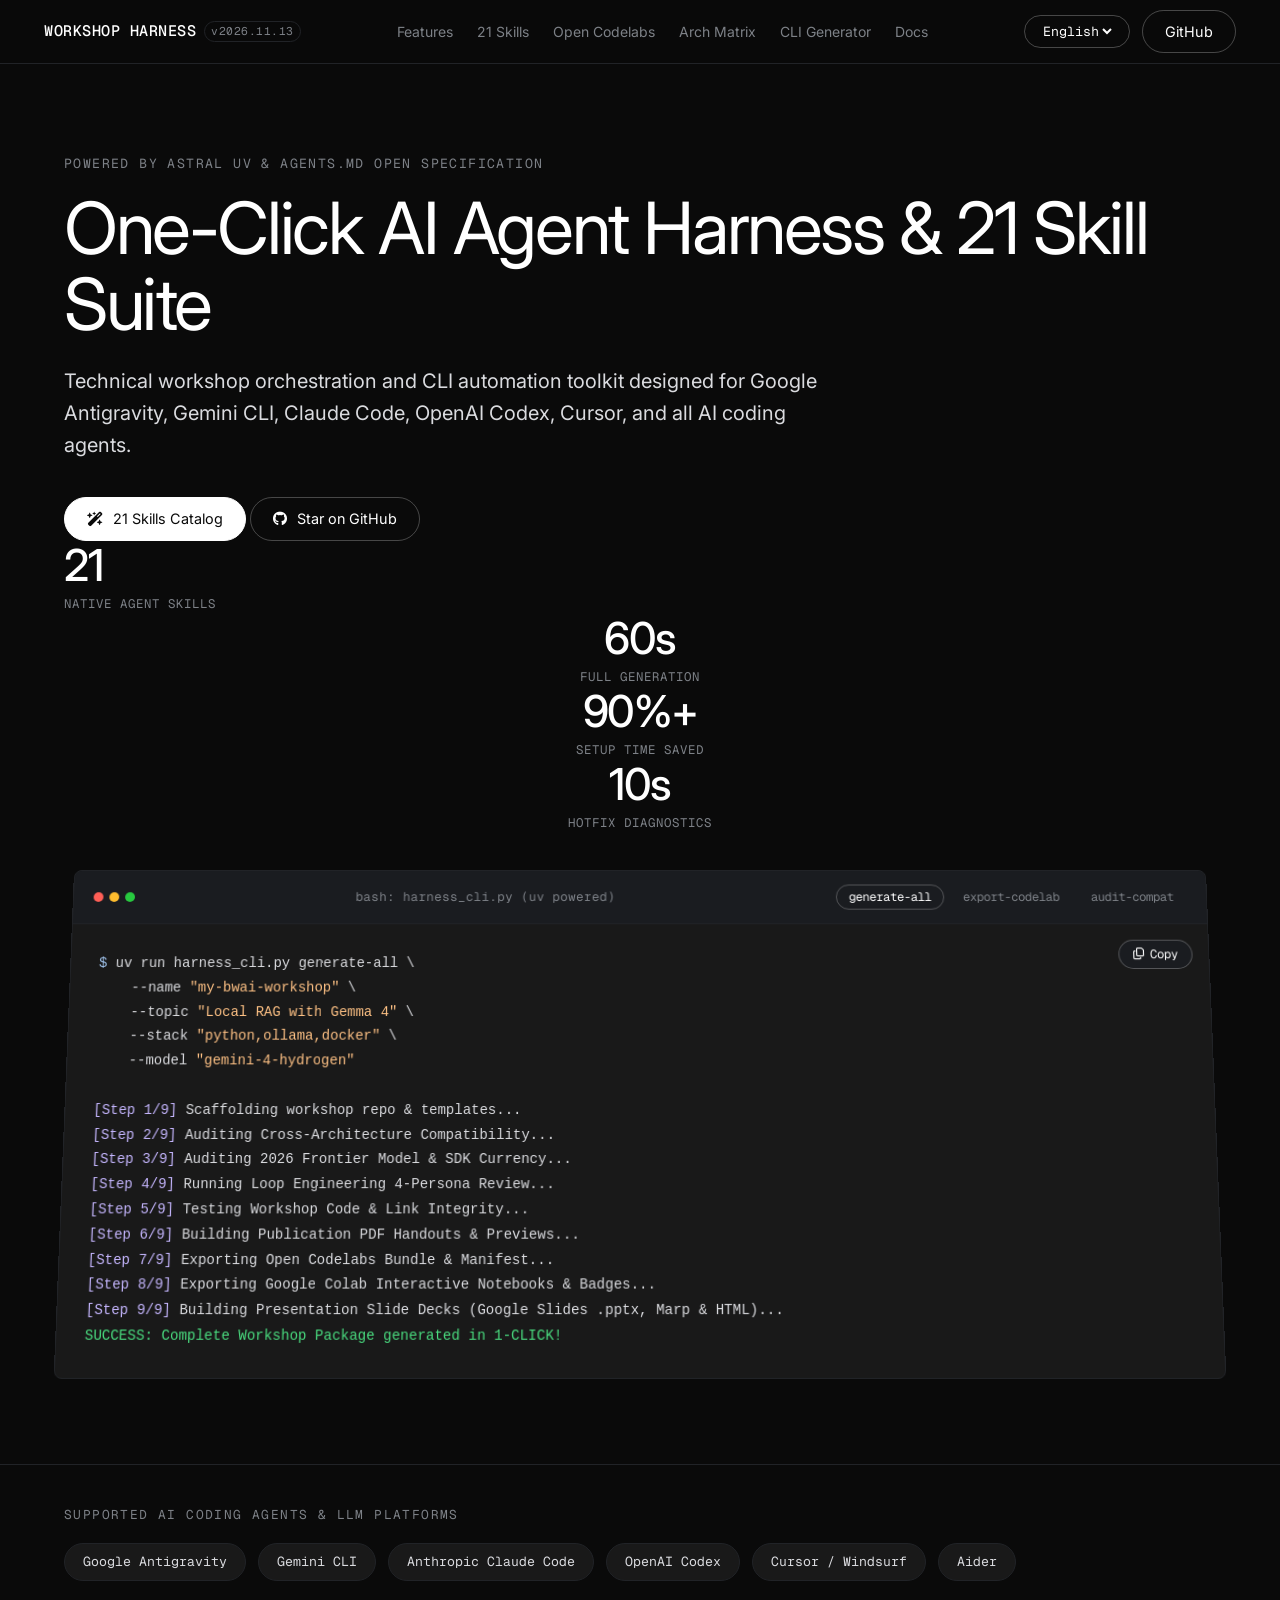
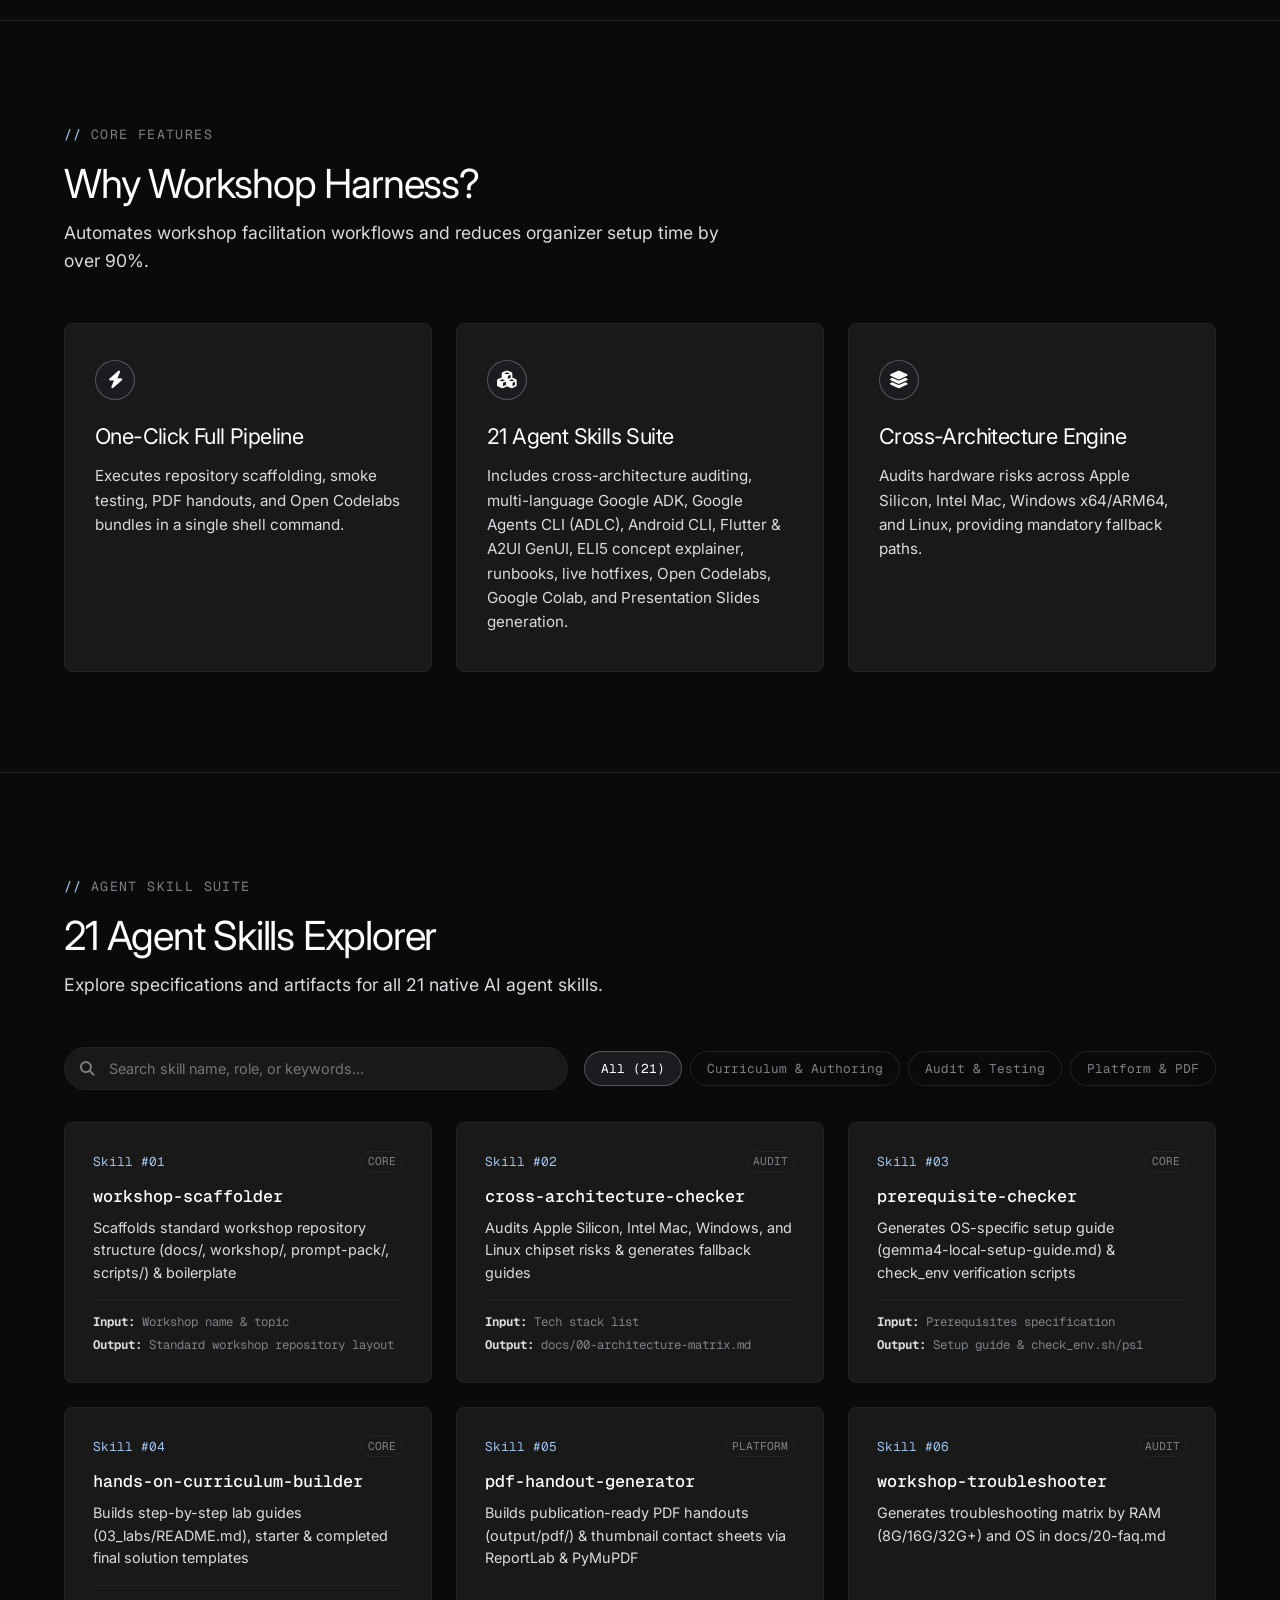
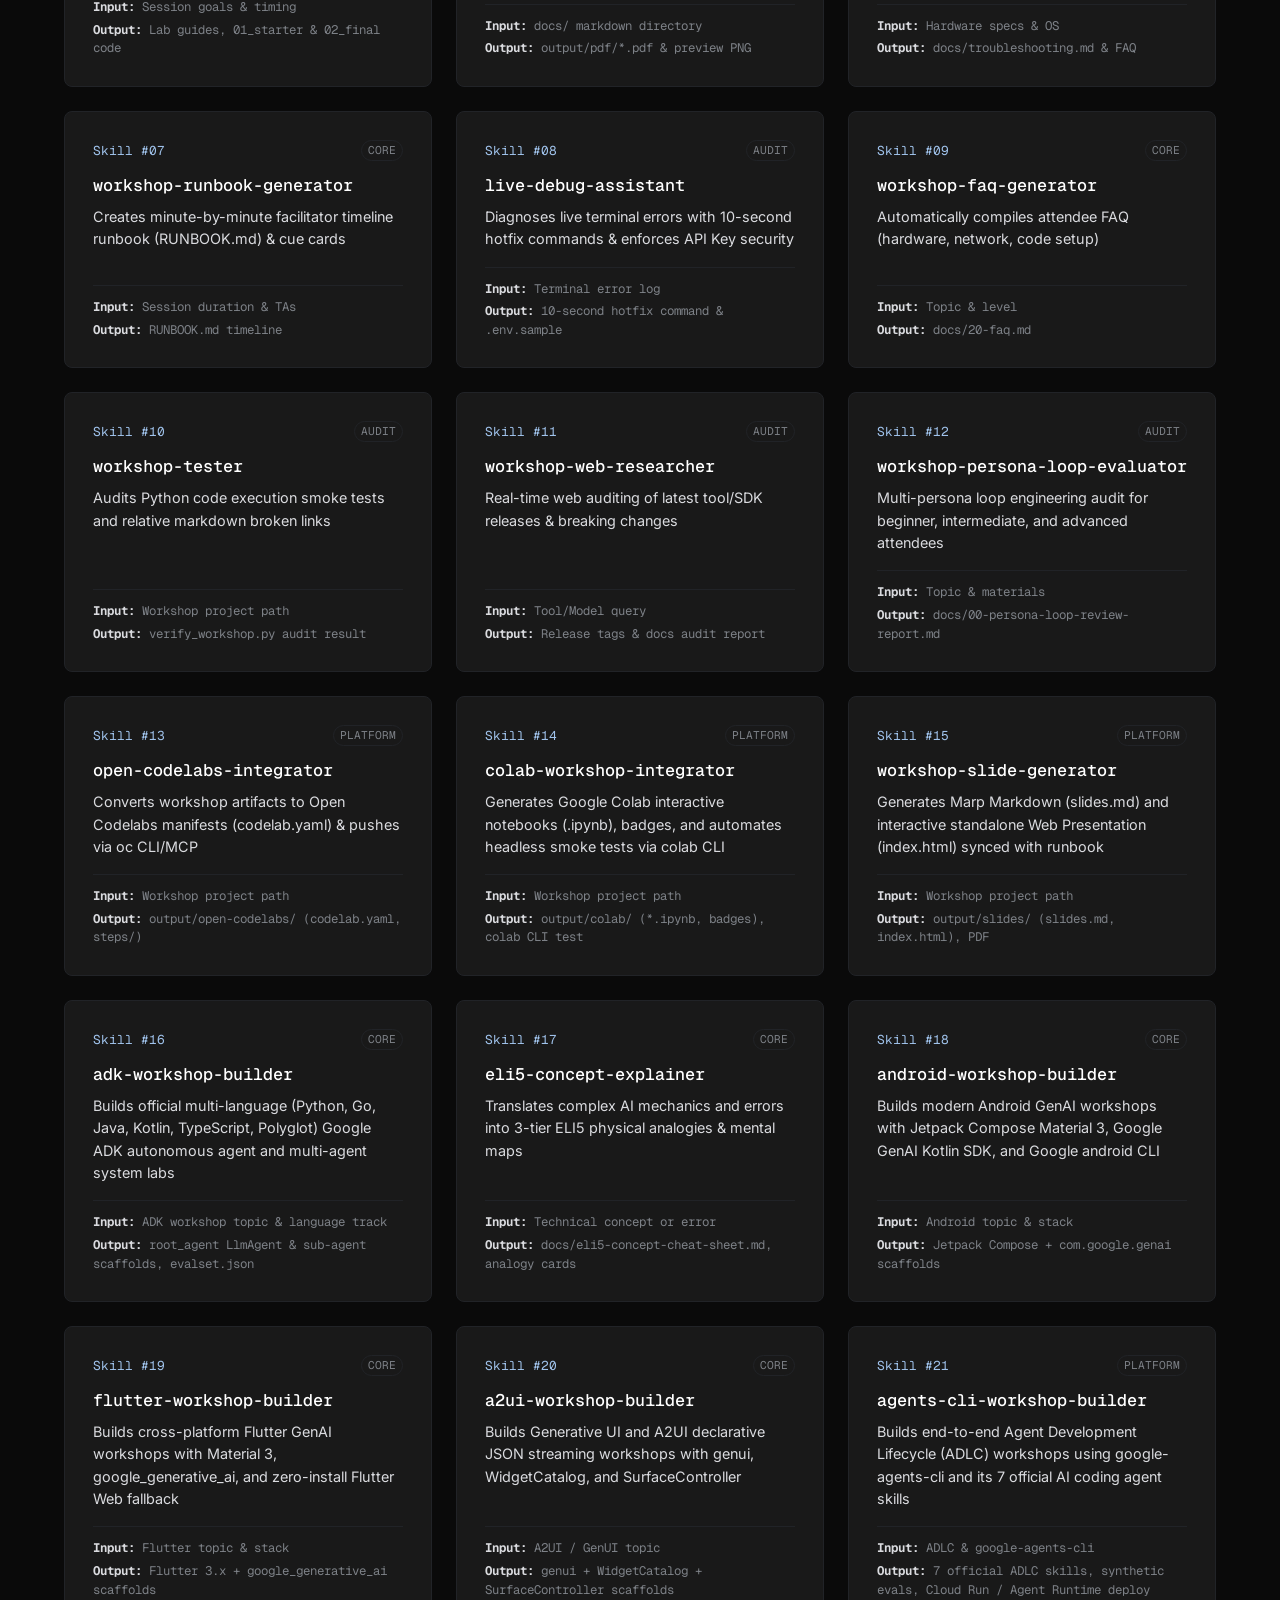
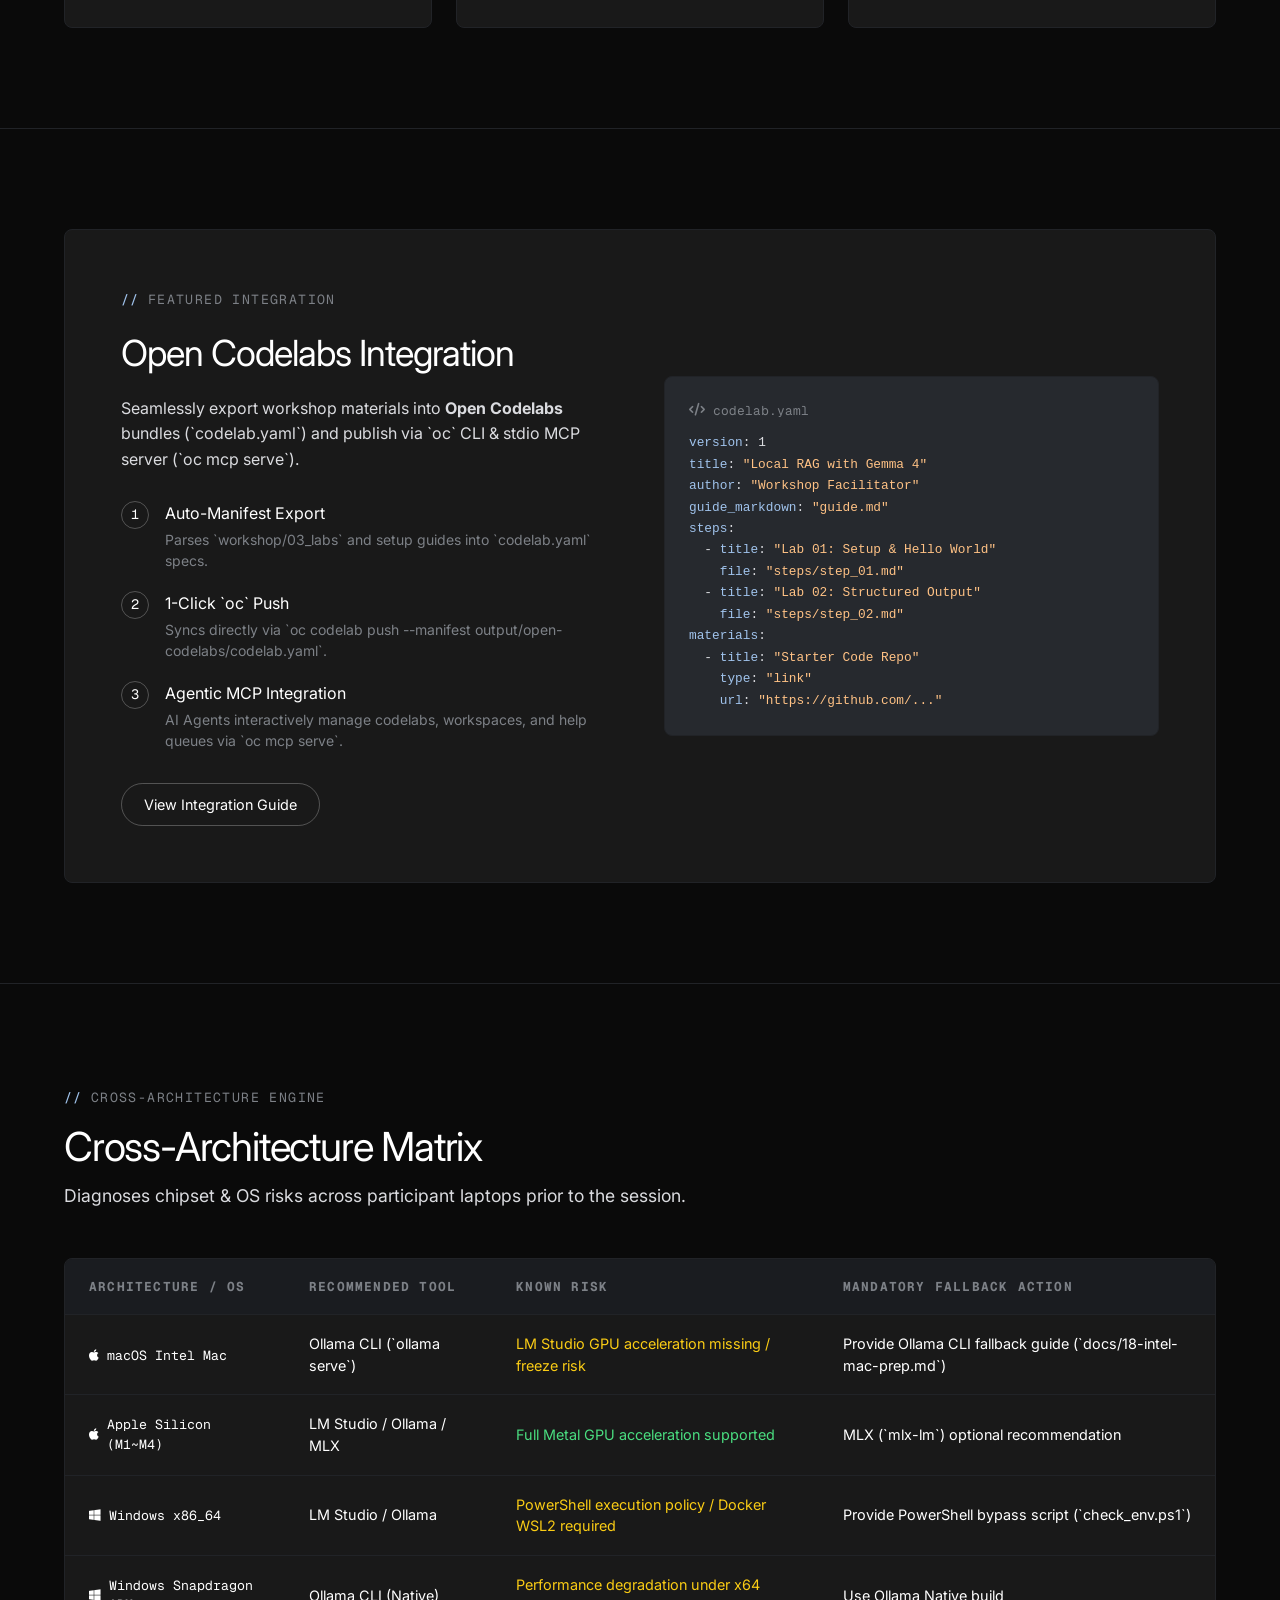
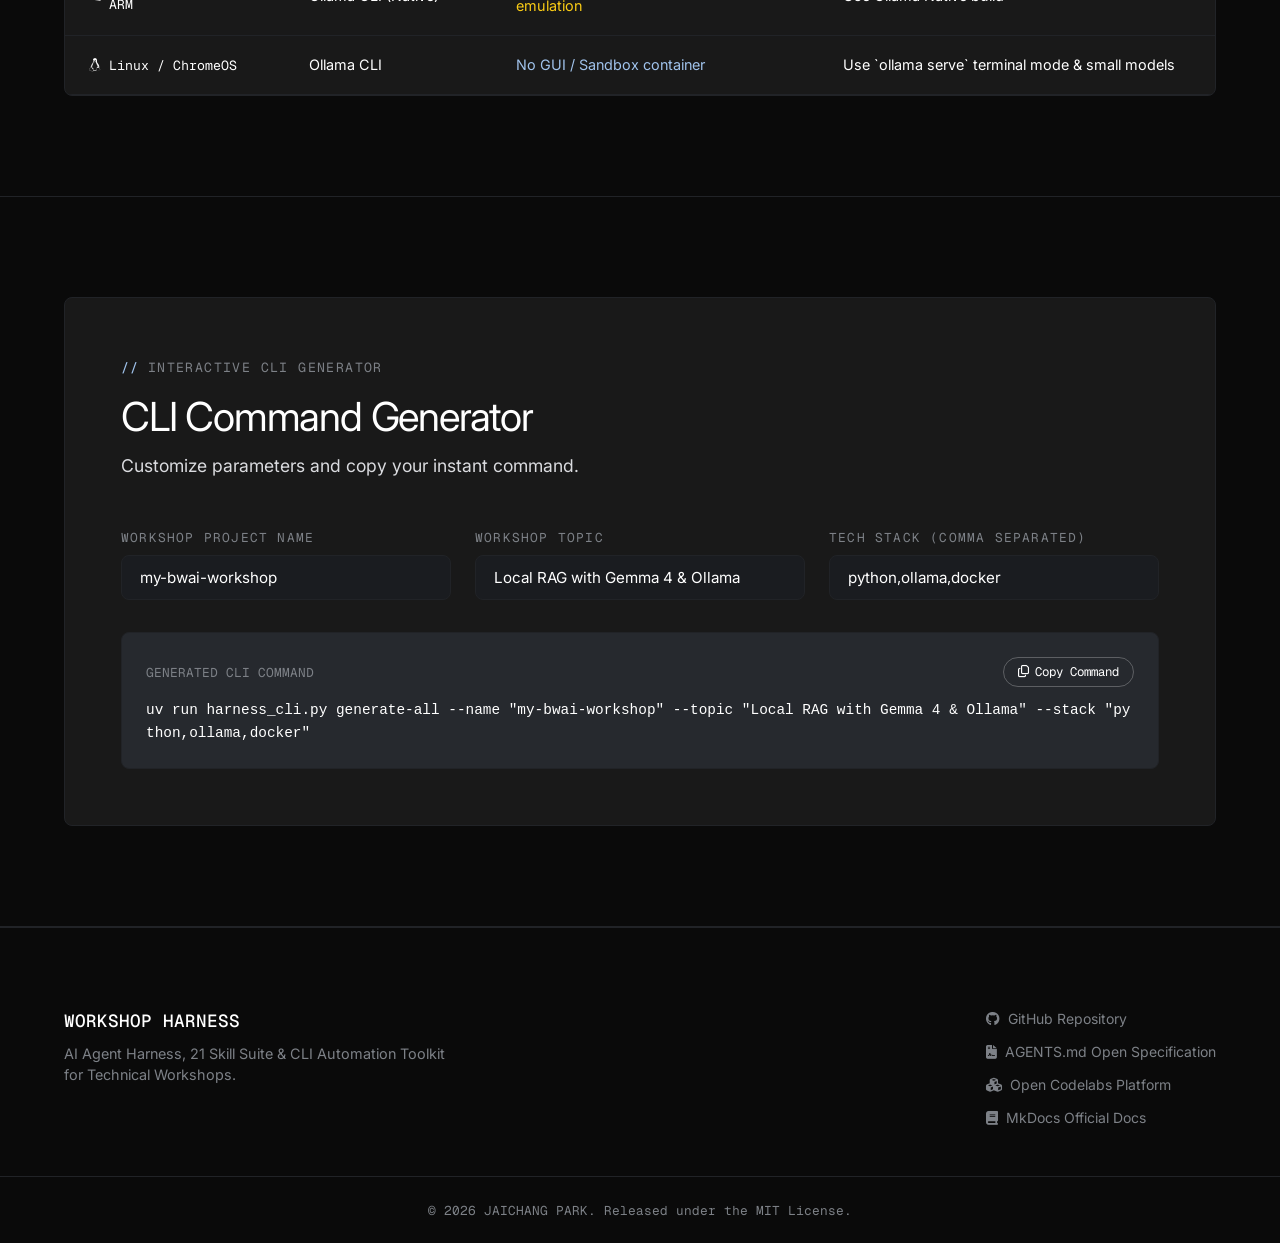
<file: website/index.html>
<!DOCTYPE html>
<html lang="en">
<head>
  <meta charset="UTF-8">
  <meta name="viewport" content="width=device-width, initial-scale=1.0">
  <title>Workshop Harness - AI Agent Harness & 21 Skill Suite</title>
  <meta name="description" content="AI Agent Harness, 21 Skill Suite & CLI Automation Toolkit for Technical Workshops powered by Astral uv and AGENTS.md standard.">
  
  <!-- Typography Fonts (Inter Display + Geist Mono) -->
  <link rel="preconnect" href="https://fonts.googleapis.com">
  <link rel="preconnect" href="https://fonts.gstatic.com" crossorigin>
  <link href="https://fonts.googleapis.com/css2?family=Geist+Mono:wght@400;500&family=Inter:wght@300;400;500;600&display=swap" rel="stylesheet">
  
  <!-- FontAwesome Icons -->
  <link rel="stylesheet" href="https://cdnjs.cloudflare.com/ajax/libs/font-awesome/6.5.1/css/all.min.css">
  
  <link rel="stylesheet" href="styles.css">
</head>
<body>

  <!-- Scroll Progress Indicator Bar -->
  <div class="scroll-progress" id="scrollProgress"></div>

  <!-- Navigation Bar -->
  <nav class="navbar">
    <div class="nav-container">
      <a href="#" class="brand">
        <span class="brand-name">WORKSHOP HARNESS</span>
        <span class="badge-v">v2026.11.13</span>
      </a>
      
      <div class="nav-links">
        <a href="#features" data-i18n="nav_features">Features</a>
        <a href="#skills" data-i18n="nav_skills">21 Skills</a>
        <a href="#codelabs" data-i18n="nav_codelabs">Open Codelabs</a>
        <a href="#architecture" data-i18n="nav_arch">Arch Matrix</a>
        <a href="#generator" data-i18n="nav_gen">CLI Generator</a>
        <a href="../site/index.html" class="nav-doc-link" target="_blank" data-i18n="nav_docs">Docs</a>
      </div>

      <div class="nav-actions">
        <!-- Language Switcher Selector -->
        <div class="lang-selector">
          <select id="langSelect">
            <option value="en" selected>English</option>
            <option value="ko">한국어</option>
            <option value="ja">日本語</option>
            <option value="zh">中文</option>
          </select>
        </div>

        <a href="https://github.com/JAICHANGPARK/workshop-harness" target="_blank" class="btn btn-github">
          GitHub
        </a>
      </div>
    </div>
  </nav>

  <!-- Hero Section -->
  <header class="hero-section">
    <div class="container hero-content">
      <div class="hero-tag reveal">
        POWERED BY ASTRAL UV &amp; AGENTS.MD OPEN SPECIFICATION
      </div>
      
      <h1 class="hero-title reveal" data-i18n="hero_title">
        One-Click AI Agent Harness &amp; 21 Skill Suite
      </h1>
      
      <p class="hero-subtitle reveal" data-i18n="hero_subtitle">
        Technical workshop orchestration and CLI automation toolkit designed for Google Antigravity, Gemini CLI, Claude Code, OpenAI Codex, Cursor, and all AI coding agents.
      </p>

      <!-- Quick Action CTAs -->
      <div class="hero-actions reveal">
        <a href="#skills" class="btn btn-primary btn-lg">
          <i class="fa-solid fa-wand-magic-sparkles"></i>
          <span data-i18n="btn_skills">21 Skills Catalog</span>
        </a>
        <a href="https://github.com/JAICHANGPARK/workshop-harness" target="_blank" class="btn btn-outline btn-lg">
          <i class="fa-brands fa-github"></i>
          <span>Star on GitHub</span>
        </a>
      </div>

      <!-- Quick Metrics Ribbon -->
      <div class="metrics-ribbon reveal">
        <div class="stat-card">
          <div class="stat-number" data-target="21">0</div>
          <div class="stat-label" data-i18n="stat_skills">Native Agent Skills</div>
        </div>
        <div class="stat-divider"></div>
        <div class="stat-item">
          <div class="stat-number" data-target="60" data-suffix="s">0</div>
          <div class="stat-label">Full Generation</div>
        </div>
        <div class="stat-divider"></div>
        <div class="stat-item">
          <div class="stat-number" data-target="90" data-suffix="%+">0</div>
          <div class="stat-label">Setup Time Saved</div>
        </div>
        <div class="stat-divider"></div>
        <div class="stat-item">
          <div class="stat-number" data-target="10" data-suffix="s">0</div>
          <div class="stat-label">Hotfix Diagnostics</div>
        </div>
      </div>

      <!-- Terminal Showcase with Perspective Scroll Tilt -->
      <div class="terminal-showcase reveal tilt-on-scroll" id="terminalShowcase">
        <div class="terminal-header">
          <div class="terminal-dots">
            <span class="dot red"></span>
            <span class="dot yellow"></span>
            <span class="dot green"></span>
          </div>
          <div class="terminal-title">bash: harness_cli.py (uv powered)</div>
          <div class="terminal-tabs">
            <button class="tab-btn active" data-tab="tab-gen">generate-all</button>
            <button class="tab-btn" data-tab="tab-codelab">export-codelab</button>
            <button class="tab-btn" data-tab="tab-compat">audit-compat</button>
          </div>
        </div>
        <div class="terminal-body">
          <pre id="tab-gen" class="tab-content active"><code><span class="prompt">$</span> uv run harness_cli.py generate-all \
    --name <span class="str">"my-bwai-workshop"</span> \
    --topic <span class="str">"Local RAG with Gemma 4"</span> \
    --stack <span class="str">"python,ollama,docker"</span> \
    --model <span class="str">"gemini-4-hydrogen"</span>

<span class="out-accent">[Step 1/9]</span> Scaffolding workshop repo &amp; templates...
<span class="out-accent">[Step 2/9]</span> Auditing Cross-Architecture Compatibility...
<span class="out-accent">[Step 3/9]</span> Auditing 2026 Frontier Model &amp; SDK Currency...
<span class="out-accent">[Step 4/9]</span> Running Loop Engineering 4-Persona Review...
<span class="out-accent">[Step 5/9]</span> Testing Workshop Code &amp; Link Integrity...
<span class="out-accent">[Step 6/9]</span> Building Publication PDF Handouts &amp; Previews...
<span class="out-accent">[Step 7/9]</span> Exporting Open Codelabs Bundle &amp; Manifest...
<span class="out-accent">[Step 8/9]</span> Exporting Google Colab Interactive Notebooks &amp; Badges...
<span class="out-accent">[Step 9/9]</span> Building Presentation Slide Decks (Google Slides .pptx, Marp &amp; HTML)...
<span class="out-success">SUCCESS: Complete Workshop Package generated in 1-CLICK!</span></code></pre>
          
          <pre id="tab-codelab" class="tab-content"><code><span class="prompt">$</span> uv run harness_cli.py export-codelab \
    --target <span class="str">"my-bwai-workshop"</span> \
    --push

<span class="out-accent">Exporting Open Codelabs Bundle...</span>
<span class="out-info">   Manifest: output/open-codelabs/codelab.yaml</span>
<span class="out-info">   Guide: output/open-codelabs/guide.md</span>
<span class="out-info">   Steps: 3 step markdown files created</span>
<span class="out-accent">Pushing manifest bundle to Open Codelabs via `oc codelab push`...</span>
<span class="out-success">SUCCESS: Open Codelabs push completed successfully!</span></code></pre>

          <pre id="tab-compat" class="tab-content"><code><span class="prompt">$</span> uv run harness_cli.py audit-compat --stack <span class="str">"lmstudio,docker,mlx"</span>

<span class="out-accent">Auditing Cross-Architecture Compatibility...</span>
<span class="out-warn">[1] Tool: LM Studio | Target: Intel Mac (x86_64)</span>
<span class="out-warn">    Risk: GPU acceleration missing &amp; crash risk.</span>
<span class="out-info">    Action: Provide Ollama CLI fallback in docs/18-intel-mac-prep.md</span>
<span class="out-warn">[2] Tool: MLX Framework | Target: Intel / Windows / Linux</span>
<span class="out-warn">    Risk: Strictly Apple Silicon (arm64) only.</span>
<span class="out-info">    Action: Provide HuggingFace / Ollama alternative.</span></code></pre>

          <button class="btn-copy-code" id="copyTabCodeBtn" title="Copy Command">
            <i class="fa-regular fa-copy"></i> <span data-i18n="copy">Copy</span>
          </button>
        </div>
      </div>
    </div>
  </header>

  <!-- Agent Interoperability Banner -->
  <section class="agents-banner">
    <div class="container">
      <div class="banner-label reveal" data-i18n="supported_agents">SUPPORTED AI CODING AGENTS &amp; LLM PLATFORMS</div>
      <div class="agent-badges reveal">
        <div class="agent-chip">Google Antigravity</div>
        <div class="agent-chip">Gemini CLI</div>
        <div class="agent-chip">Anthropic Claude Code</div>
        <div class="agent-chip">OpenAI Codex</div>
        <div class="agent-chip">Cursor / Windsurf</div>
        <div class="agent-chip">Aider</div>
      </div>
    </div>
  </section>

  <!-- Key Features Section -->
  <section id="features" class="section">
    <div class="container">
      <div class="section-header reveal">
        <div class="eyebrow-mono">CORE FEATURES</div>
        <h2 class="section-title" data-i18n="feat_title">Why Workshop Harness?</h2>
        <p class="section-desc" data-i18n="feat_desc">Automates workshop facilitation workflows and reduces organizer setup time by over 90%.</p>
      </div>

      <div class="grid-3">
        <div class="feature-card reveal spot-card">
          <div class="card-icon"><i class="fa-solid fa-bolt"></i></div>
          <h3 data-i18n="f1_title">One-Click Full Pipeline</h3>
          <p data-i18n="f1_desc">Executes repository scaffolding, smoke testing, PDF handouts, and Open Codelabs bundles in a single shell command.</p>
        </div>

        <div class="feature-card reveal spot-card">
          <div class="card-icon"><i class="fa-solid fa-cubes"></i></div>
          <h3 data-i18n="f2_title">21 Agent Skills Suite</h3>
          <p data-i18n="f2_desc">Includes cross-architecture auditing, multi-language Google ADK, Google Agents CLI (ADLC), Android CLI, Flutter &amp; A2UI GenUI, ELI5 concept explainer, runbooks, live hotfixes, Open Codelabs, Google Colab, and Presentation Slides generation.</p>
        </div>

        <div class="feature-card reveal spot-card">
          <div class="card-icon"><i class="fa-solid fa-layer-group"></i></div>
          <h3 data-i18n="f3_title">Cross-Architecture Engine</h3>
          <p data-i18n="f3_desc">Audits hardware risks across Apple Silicon, Intel Mac, Windows x64/ARM64, and Linux, providing mandatory fallback paths.</p>
        </div>
      </div>
    </div>
  </section>

  <!-- Interactive 21 Skills Section -->
  <section id="skills" class="section">
    <div class="container">
      <div class="section-header reveal">
        <div class="eyebrow-mono">AGENT SKILL SUITE</div>
        <h2 class="section-title" data-i18n="skills_title">21 Agent Skills Explorer</h2>
        <p class="section-desc" data-i18n="skills_desc">Explore specifications and artifacts for all 21 native AI agent skills.</p>
      </div>

      <!-- Search & Filter Controls -->
      <div class="skills-filter-bar reveal">
        <div class="search-box">
          <i class="fa-solid fa-magnifying-glass"></i>
          <input type="text" id="skillSearchInput" placeholder="Search skill name, role, or keywords...">
        </div>
        <div class="filter-chips">
          <button class="chip-btn active" data-filter="all" data-i18n="f_all">All (21)</button>
          <button class="chip-btn" data-filter="core" data-i18n="f_core">Curriculum &amp; Authoring</button>
          <button class="chip-btn" data-filter="audit" data-i18n="f_audit">Audit &amp; Testing</button>
          <button class="chip-btn" data-filter="platform" data-i18n="f_platform">Platform &amp; PDF</button>
        </div>
      </div>

      <!-- Skills Grid Container -->
      <div class="skills-grid reveal" id="skillsGridContainer">
        <!-- Rendered dynamically by app.js -->
      </div>
    </div>
  </section>

  <!-- Open Codelabs Integration Spotlight Section -->
  <section id="codelabs" class="section">
    <div class="container">
      <div class="spotlight-card reveal spot-card">
        <div class="spotlight-content">
          <div class="eyebrow-mono">FEATURED INTEGRATION</div>
          <h2 class="spotlight-title" data-i18n="cl_title">Open Codelabs Integration</h2>
          <p class="spotlight-desc" data-i18n="cl_desc">
            Seamlessly export workshop materials into <strong>Open Codelabs</strong> bundles (`codelab.yaml`) and publish via `oc` CLI &amp; stdio MCP server (`oc mcp serve`).
          </p>

          <div class="spotlight-steps">
            <div class="step-item">
              <div class="step-num">1</div>
              <div class="step-info">
                <h4 data-i18n="s1_title">Auto-Manifest Export</h4>
                <p data-i18n="s1_desc">Parses `workshop/03_labs` and setup guides into `codelab.yaml` specs.</p>
              </div>
            </div>
            <div class="step-item">
              <div class="step-num">2</div>
              <div class="step-info">
                <h4 data-i18n="s2_title">1-Click `oc` Push</h4>
                <p data-i18n="s2_desc">Syncs directly via `oc codelab push --manifest output/open-codelabs/codelab.yaml`.</p>
              </div>
            </div>
            <div class="step-item">
              <div class="step-num">3</div>
              <div class="step-info">
                <h4 data-i18n="s3_title">Agentic MCP Integration</h4>
                <p data-i18n="s3_desc">AI Agents interactively manage codelabs, workspaces, and help queues via `oc mcp serve`.</p>
              </div>
            </div>
          </div>

          <div class="spotlight-actions">
            <a href="../site/skills/open-codelabs/index.html" target="_blank" class="btn btn-outline" data-i18n="btn_cl_guide">
              View Integration Guide
            </a>
          </div>
        </div>

        <div class="spotlight-visual">
          <div class="codelab-preview-card">
            <div class="codelab-card-header">
              <i class="fa-solid fa-code"></i> codelab.yaml
            </div>
            <pre><code><span class="key">version</span>: <span class="num">1</span>
<span class="key">title</span>: <span class="str">"Local RAG with Gemma 4"</span>
<span class="key">author</span>: <span class="str">"Workshop Facilitator"</span>
<span class="key">guide_markdown</span>: <span class="str">"guide.md"</span>
<span class="key">steps</span>:
  - <span class="key">title</span>: <span class="str">"Lab 01: Setup &amp; Hello World"</span>
    <span class="key">file</span>: <span class="str">"steps/step_01.md"</span>
  - <span class="key">title</span>: <span class="str">"Lab 02: Structured Output"</span>
    <span class="key">file</span>: <span class="str">"steps/step_02.md"</span>
<span class="key">materials</span>:
  - <span class="key">title</span>: <span class="str">"Starter Code Repo"</span>
    <span class="key">type</span>: <span class="str">"link"</span>
    <span class="key">url</span>: <span class="str">"https://github.com/..."</span></code></pre>
          </div>
        </div>
      </div>
    </div>
  </section>

  <!-- Architecture Compatibility Visualizer -->
  <section id="architecture" class="section">
    <div class="container">
      <div class="section-header reveal">
        <div class="eyebrow-mono">CROSS-ARCHITECTURE ENGINE</div>
        <h2 class="section-title" data-i18n="matrix_title">Cross-Architecture Matrix</h2>
        <p class="section-desc" data-i18n="matrix_desc">Diagnoses chipset &amp; OS risks across participant laptops prior to the session.</p>
      </div>

      <div class="compat-table-wrapper reveal">
        <table class="compat-table">
          <thead>
            <tr>
              <th data-i18n="th_arch">Architecture / OS</th>
              <th data-i18n="th_tool">Recommended Tool</th>
              <th data-i18n="th_risk">Known Risk</th>
              <th data-i18n="th_action">Mandatory Fallback Action</th>
            </tr>
          </thead>
          <tbody>
            <tr>
              <td><span class="arch-badge"><i class="fa-brands fa-apple"></i> macOS Intel Mac</span></td>
              <td>Ollama CLI (`ollama serve`)</td>
              <td><span class="status-warn">LM Studio GPU acceleration missing / freeze risk</span></td>
              <td>Provide Ollama CLI fallback guide (`docs/18-intel-mac-prep.md`)</td>
            </tr>
            <tr>
              <td><span class="arch-badge"><i class="fa-brands fa-apple"></i> Apple Silicon (M1~M4)</span></td>
              <td>LM Studio / Ollama / MLX</td>
              <td><span class="status-ok">Full Metal GPU acceleration supported</span></td>
              <td>MLX (`mlx-lm`) optional recommendation</td>
            </tr>
            <tr>
              <td><span class="arch-badge"><i class="fa-brands fa-windows"></i> Windows x86_64</span></td>
              <td>LM Studio / Ollama</td>
              <td><span class="status-warn">PowerShell execution policy / Docker WSL2 required</span></td>
              <td>Provide PowerShell bypass script (`check_env.ps1`)</td>
            </tr>
            <tr>
              <td><span class="arch-badge"><i class="fa-brands fa-windows"></i> Windows Snapdragon ARM</span></td>
              <td>Ollama CLI (Native)</td>
              <td><span class="status-warn">Performance degradation under x64 emulation</span></td>
              <td>Use Ollama Native build</td>
            </tr>
            <tr>
              <td><span class="arch-badge"><i class="fa-brands fa-linux"></i> Linux / ChromeOS</span></td>
              <td>Ollama CLI</td>
              <td><span class="status-info">No GUI / Sandbox container</span></td>
              <td>Use `ollama serve` terminal mode &amp; small models</td>
            </tr>
          </tbody>
        </table>
      </div>
    </div>
  </section>

  <!-- Command Generator Tool -->
  <section id="generator" class="section">
    <div class="container">
      <div class="generator-card reveal spot-card">
        <div class="section-header">
          <div class="eyebrow-mono">INTERACTIVE CLI GENERATOR</div>
          <h2 class="section-title" data-i18n="gen_title">CLI Command Generator</h2>
          <p class="section-desc" data-i18n="gen_desc">Customize parameters and copy your instant command.</p>
        </div>

        <div class="generator-form">
          <div class="form-group">
            <label for="inputProjName" data-i18n="lbl_name">Workshop Project Name</label>
            <input type="text" id="inputProjName" value="my-bwai-workshop">
          </div>

          <div class="form-group">
            <label for="inputTopic" data-i18n="lbl_topic">Workshop Topic</label>
            <input type="text" id="inputTopic" value="Local RAG with Gemma 4 & Ollama">
          </div>

          <div class="form-group">
            <label for="inputStack" data-i18n="lbl_stack">Tech Stack (Comma separated)</label>
            <input type="text" id="inputStack" value="python,ollama,docker">
          </div>
        </div>

        <div class="generator-output">
          <div class="output-header">
            <span data-i18n="lbl_generated">GENERATED CLI COMMAND</span>
            <button class="btn-copy-gen" id="btnCopyGenerated">
              <i class="fa-regular fa-copy"></i> <span data-i18n="copy_cmd">Copy Command</span>
            </button>
          </div>
          <pre><code id="generatedCommandCode">uv run harness_cli.py generate-all --name "my-bwai-workshop" --topic "Local RAG with Gemma 4 & Ollama" --stack "python,ollama,docker"</code></pre>
        </div>
      </div>
    </div>
  </section>

  <!-- Footer -->
  <footer class="footer">
    <div class="container footer-content">
      <div class="footer-brand">
        <h3>WORKSHOP HARNESS</h3>
        <p>AI Agent Harness, 21 Skill Suite &amp; CLI Automation Toolkit for Technical Workshops.</p>
      </div>

      <div class="footer-links">
        <a href="https://github.com/JAICHANGPARK/workshop-harness" target="_blank"><i class="fa-brands fa-github"></i> GitHub Repository</a>
        <a href="https://agents.md/" target="_blank"><i class="fa-solid fa-file-contract"></i> AGENTS.md Open Specification</a>
        <a href="https://github.com/JAICHANGPARK/open-codelabs" target="_blank"><i class="fa-solid fa-cubes"></i> Open Codelabs Platform</a>
        <a href="../site/index.html" target="_blank"><i class="fa-solid fa-book"></i> MkDocs Official Docs</a>
      </div>
    </div>
    <div class="footer-bottom">
      <p>&copy; 2026 JAICHANG PARK. Released under the MIT License.</p>
    </div>
  </footer>

  <script src="app.js"></script>
</body>
</html>
</file>
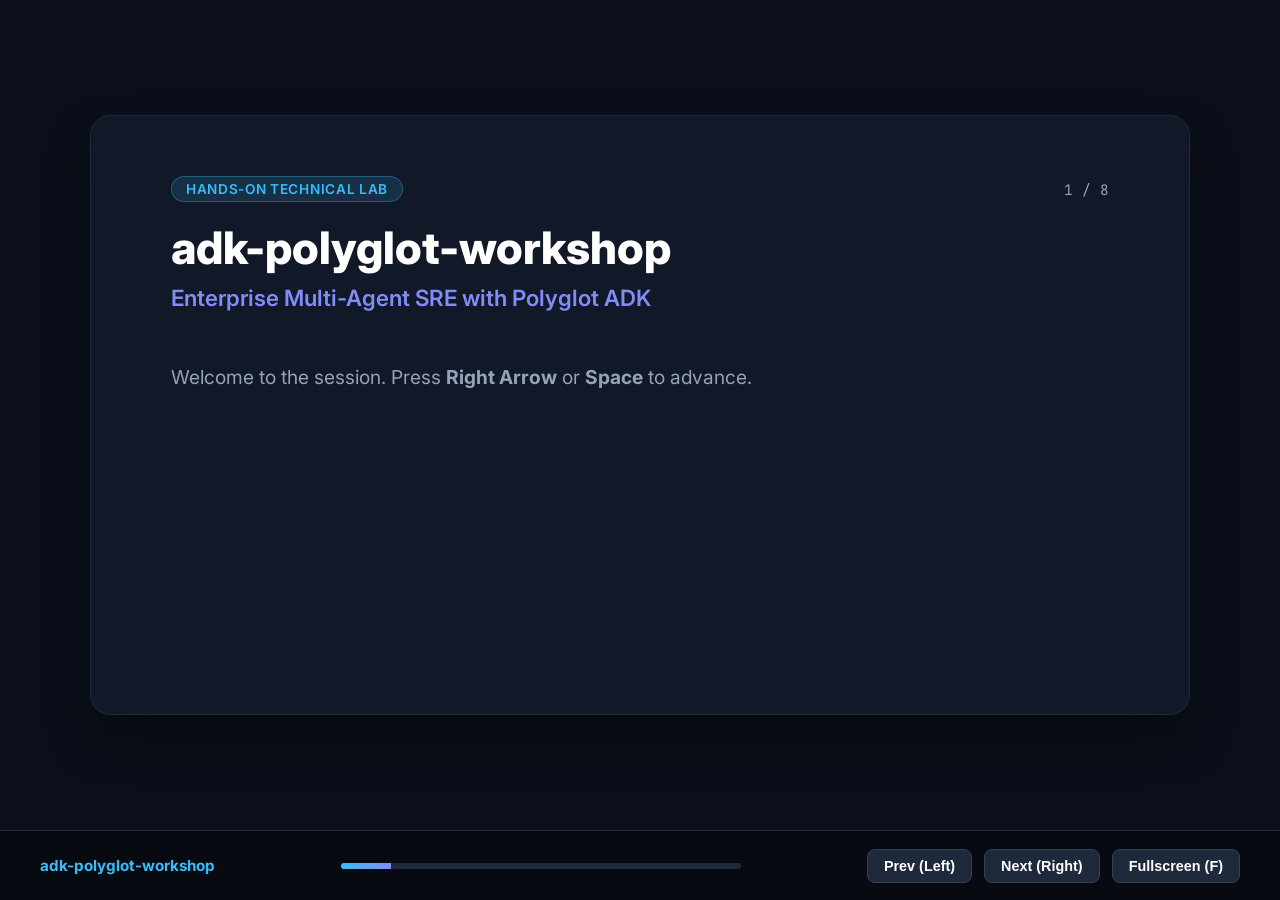
<file: examples/adk-polyglot-workshop/output/slides/index.html>
<!DOCTYPE html>
<html lang="en">
<head>
  <meta charset="UTF-8">
  <meta name="viewport" content="width=device-width, initial-scale=1.0">
  <title>adk-polyglot-workshop - Presentation Slides</title>
  <link rel="preconnect" href="https://fonts.googleapis.com">
  <link rel="preconnect" href="https://fonts.gstatic.com" crossorigin>
  <link href="https://fonts.googleapis.com/css2?family=Inter:wght@400;600;700;800&family=JetBrains+Mono:wght@400;600&display=swap" rel="stylesheet">
  <style>
    :root {
      --bg: #0b0f19;
      --card-bg: #111827;
      --text: #f8fafc;
      --text-muted: #94a3b8;
      --primary: #38bdf8;
      --accent: #818cf8;
      --border: #1e293b;
    }
    * { box-sizing: border-box; margin: 0; padding: 0; }
    body {
      font-family: 'Inter', sans-serif;
      background-color: var(--bg);
      color: var(--text);
      display: flex;
      flex-direction: column;
      height: 100vh;
      overflow: hidden;
    }
    .presentation-container {
      flex: 1;
      display: flex;
      align-items: center;
      justify-content: center;
      padding: 40px;
      position: relative;
    }
    .slide {
      display: none;
      width: 100%;
      max-width: 1100px;
      min-height: 600px;
      background: var(--card-bg);
      border: 1px solid var(--border);
      border-radius: 20px;
      padding: 60px 80px;
      box-shadow: 0 25px 50px -12px rgba(0, 0, 0, 0.5);
      flex-direction: column;
      justify-content: space-between;
      animation: fadeIn 0.3s cubic-bezier(0.16, 1, 0.3, 1);
    }
    .slide.active {
      display: flex;
    }
    @keyframes fadeIn {
      from { opacity: 0; transform: translateY(10px) scale(0.98); }
      to { opacity: 1; transform: translateY(0) scale(1); }
    }
    .slide-header {
      display: flex;
      justify-content: space-between;
      align-items: center;
      margin-bottom: 20px;
    }
    .slide-badge {
      background: rgba(56, 189, 248, 0.15);
      color: var(--primary);
      border: 1px solid rgba(56, 189, 248, 0.3);
      padding: 4px 14px;
      border-radius: 9999px;
      font-size: 0.85rem;
      font-weight: 600;
      text-transform: uppercase;
      letter-spacing: 0.05em;
    }
    .slide-number {
      color: var(--text-muted);
      font-family: 'JetBrains Mono', monospace;
      font-size: 0.9rem;
    }
    .slide-title {
      font-size: 2.8rem;
      font-weight: 800;
      color: #fff;
      line-height: 1.2;
      margin-bottom: 8px;
    }
    .slide-subtitle {
      font-size: 1.4rem;
      font-weight: 600;
      color: var(--accent);
      margin-bottom: 30px;
    }
    .slide-body {
      flex: 1;
      font-size: 1.15rem;
      line-height: 1.7;
      color: var(--text-muted);
    }
    .slide-body ul {
      margin-left: 24px;
      margin-top: 10px;
    }
    .slide-body li {
      margin-bottom: 12px;
    }
    code {
      font-family: 'JetBrains Mono', monospace;
      background: #1e293b;
      color: var(--primary);
      padding: 2px 8px;
      border-radius: 6px;
      font-size: 0.95em;
    }
    pre {
      background: #0f172a;
      border: 1px solid var(--border);
      border-radius: 10px;
      padding: 16px;
      margin-top: 16px;
      overflow-x: auto;
    }
    pre code {
      background: none;
      padding: 0;
    }
    .controls-bar {
      height: 70px;
      background: #070a11;
      border-top: 1px solid var(--border);
      display: flex;
      align-items: center;
      justify-content: space-between;
      padding: 0 40px;
    }
    .controls-left, .controls-right {
      display: flex;
      align-items: center;
      gap: 12px;
    }
    .btn-ctrl {
      background: #1e293b;
      border: 1px solid #334155;
      color: #fff;
      padding: 8px 16px;
      border-radius: 8px;
      font-size: 0.9rem;
      font-weight: 600;
      cursor: pointer;
      transition: all 0.15s ease;
    }
    .btn-ctrl:hover {
      background: #334155;
      border-color: #475569;
    }
    .progress-track {
      flex: 1;
      max-width: 400px;
      height: 6px;
      background: #1e293b;
      border-radius: 9999px;
      overflow: hidden;
      margin: 0 20px;
    }
    .progress-fill {
      height: 100%;
      background: linear-gradient(90deg, var(--primary), var(--accent));
      width: 10%;
      transition: width 0.2s ease;
    }
  </style>
</head>
<body>
  <div class="presentation-container">
    
        <div class="slide active" id="slide-1" data-index="1">
          <div class="slide-header">
            <span class="slide-badge">Hands-on Technical Lab</span>
            <span class="slide-number">1 / 8</span>
          </div>
          <h1 class="slide-title">adk-polyglot-workshop</h1>
          <h3 class="slide-subtitle">Enterprise Multi-Agent SRE with Polyglot ADK</h3>
          <div class="slide-body">
            <p style='margin-top:20px; font-size:1.2rem; color:#94a3b8;'>Welcome to the session. Press <strong>Right Arrow</strong> or <strong>Space</strong> to advance.</p>
          </div>
        </div>
        
        <div class="slide " id="slide-2" data-index="2">
          <div class="slide-header">
            <span class="slide-badge">Schedule</span>
            <span class="slide-number">2 / 8</span>
          </div>
          <h1 class="slide-title">Session Agenda & Timeline</h1>
          <h3 class="slide-subtitle">Minute-by-minute session flow</h3>
          <div class="slide-body">
            <ul><li><strong>00:00 - 00:10</strong> (10m) -&gt; Welcome &amp; Architecture Overview</li><li><strong>00:10 - 00:20</strong> (10m) -&gt; Environment &amp; Hardware Check</li><li><strong>00:20 - 00:45</strong> (25m) -&gt; <strong>Lab 01 &amp; 02 Hands-on</strong></li><li><strong>00:45 - 01:10</strong> (25m) -&gt; <strong>Lab 03 Pipeline &amp; Challenge</strong></li><li><strong>01:10 - 01:20</strong> (10m) -&gt; Wrap-up, Q&amp;A &amp; Survey</li></ul>
          </div>
        </div>
        
        <div class="slide " id="slide-3" data-index="3">
          <div class="slide-header">
            <span class="slide-badge">Setup</span>
            <span class="slide-number">3 / 8</span>
          </div>
          <h1 class="slide-title">Prerequisites & Environment Check</h1>
          <h3 class="slide-subtitle">Ensure zero-setup local & cloud readiness</h3>
          <div class="slide-body">
            <ul><li>Run verification script: <code>./scripts/check_env.sh</code></li><li>Google Colab Cloud GPU Fallback: <code>output/colab/workshop_starter.ipynb</code></li><li>Set credentials: <code>export GEMINI_API_KEY=...</code></li></ul>
          </div>
        </div>
        
        <div class="slide " id="slide-4" data-index="4">
          <div class="slide-header">
            <span class="slide-badge">Lab 01</span>
            <span class="slide-number">4 / 8</span>
          </div>
          <h1 class="slide-title">Lab 01: Environment Verification, ADK Scaffolding &amp; Custom Tools</h1>
          <h3 class="slide-subtitle">Hands-on Lab Step 1</h3>
          <div class="slide-body">
            <ul><li><strong>Objective</strong></li><li>Verify your local environment using <code>./scripts/check_env.sh</code> and initialize your ADK agent using Google Agent Development Kit (<code>google-adk</code> / <code>google.golang.org/adk/v2</code> / <code>com.google.adk:google-adk</code> / <code>@google/adk</code>) with <code>gemini-4-hydrogen</code>.</li><li><strong>Official Multi-Language ADK Entry Points</strong></li><li><strong>Python (<code>google-adk</code>)</strong>: <code>workshop/01_starter/sre_agent/agent.py</code> exposing <code>root_agent = LlmAgent(...)</code></li></ul><pre><code># Test command:
python3 workshop/01_starter/main.py</code></pre>
          </div>
        </div>
        
        <div class="slide " id="slide-5" data-index="5">
          <div class="slide-header">
            <span class="slide-badge">Lab 02</span>
            <span class="slide-number">5 / 8</span>
          </div>
          <h1 class="slide-title">Lab 02: Multi-Agent Hierarchy, Sub-Agent Delegation &amp; Structured Outputs</h1>
          <h3 class="slide-subtitle">Hands-on Lab Step 2</h3>
          <div class="slide-body">
            <ul><li><strong>Objective</strong></li><li>Wire specialized sub-agents (<code>slo_specialist</code>, <code>report_specialist</code>) under a root coordinator (<code>root_agent</code> running <code>gemini-4-carbon</code>) and enforce deterministic JSON schema outputs.</li><li><strong>Instructions</strong></li><li>Review <code>prompt-pack/README.md</code> for the target JSON Schema.</li></ul><pre><code># Test command:
python3 workshop/01_starter/main.py</code></pre>
          </div>
        </div>
        
        <div class="slide " id="slide-6" data-index="6">
          <div class="slide-header">
            <span class="slide-badge">Lab 03</span>
            <span class="slide-number">6 / 8</span>
          </div>
          <h1 class="slide-title">Lab 03: Trajectory Evaluation (adk eval), ADLC Optimization &amp; Deployment</h1>
          <h3 class="slide-subtitle">Hands-on Lab Step 3</h3>
          <div class="slide-body">
            <ul><li><strong>Objective</strong></li><li>Evaluate multi-agent tool trajectories against <code>evalset.json</code> (<code>adk eval</code> / <code>agents-cli eval</code>), run <code>InMemoryRunner</code> tests, and prepare for Cloud Run / Vertex AI Agent Engine deployment.</li><li><strong>Instructions</strong></li><li>Run the reference solution:</li></ul><pre><code># Test command:
python3 workshop/01_starter/main.py</code></pre>
          </div>
        </div>
        
        <div class="slide " id="slide-7" data-index="7">
          <div class="slide-header">
            <span class="slide-badge">Troubleshooting</span>
            <span class="slide-number">7 / 8</span>
          </div>
          <h1 class="slide-title">Live Troubleshooting & Hotfixes</h1>
          <h3 class="slide-subtitle">Quick resolution for common errors</h3>
          <div class="slide-body">
            <table style='width:100%; border-collapse:collapse; margin-top:15px;'><tr><th style='text-align:left; border-bottom:1px solid #334155; padding:8px;'>Issue</th><th style='text-align:left; border-bottom:1px solid #334155; padding:8px;'>Quick Hotfix</th></tr><tr><td style='padding:8px;'>Port 11434 Busy</td><td style='padding:8px;'><code>pkill ollama &amp;&amp; ollama serve &amp;</code></td></tr><tr><td style='padding:8px;'>Low RAM / Crash</td><td style='padding:8px;'>Switch to Google Colab Notebook</td></tr><tr><td style='padding:8px;'>API Key Missing</td><td style='padding:8px;'><code>export GEMINI_API_KEY=...</code></td></tr></table>
          </div>
        </div>
        
        <div class="slide " id="slide-8" data-index="8">
          <div class="slide-header">
            <span class="slide-badge">Complete</span>
            <span class="slide-number">8 / 8</span>
          </div>
          <h1 class="slide-title">Congratulations & Wrap-up</h1>
          <h3 class="slide-subtitle">You have completed all workshop milestones</h3>
          <div class="slide-body">
            <p style='font-size:1.2rem; line-height:1.8;'>Thank you for participating. Check out the generated PDF handout and Colab interactive notebooks in your repository.</p>
          </div>
        </div>
        
  </div>

  <div class="controls-bar">
    <div class="controls-left">
      <span style="font-weight:700; color:var(--primary); font-size:0.95rem;">adk-polyglot-workshop</span>
    </div>

    <div class="progress-track">
      <div class="progress-fill" id="progressFill"></div>
    </div>

    <div class="controls-right">
      <button class="btn-ctrl" onclick="prevSlide()">Prev (Left)</button>
      <button class="btn-ctrl" onclick="nextSlide()">Next (Right)</button>
      <button class="btn-ctrl" onclick="toggleFullScreen()">Fullscreen (F)</button>
    </div>
  </div>

  <script>
    let currentSlide = 1;
    const totalSlides = 8;

    function showSlide(index) {
      if (index < 1) index = 1;
      if (index > totalSlides) index = totalSlides;
      currentSlide = index;

      document.querySelectorAll('.slide').forEach(s => s.classList.remove('active'));
      const activeSlide = document.getElementById('slide-' + currentSlide);
      if (activeSlide) activeSlide.classList.add('active');

      const pct = (currentSlide / totalSlides) * 100;
      document.getElementById('progressFill').style.width = pct + '%';
    }

    function nextSlide() {
      if (currentSlide < totalSlides) showSlide(currentSlide + 1);
    }

    function prevSlide() {
      if (currentSlide > 1) showSlide(currentSlide - 1);
    }

    function toggleFullScreen() {
      if (!document.fullscreenElement) {
        document.documentElement.requestFullscreen();
      } else {
        if (document.exitFullscreen) {
          document.exitFullscreen();
        }
      }
    }

    document.addEventListener('keydown', (e) => {
      if (e.key === 'ArrowRight' || e.key === ' ' || e.key === 'PageDown') {
        e.preventDefault();
        nextSlide();
      } else if (e.key === 'ArrowLeft' || e.key === 'PageUp') {
        e.preventDefault();
        prevSlide();
      } else if (e.key === 'f' || e.key === 'F') {
        toggleFullScreen();
      } else if (e.key === 'Home') {
        showSlide(1);
      } else if (e.key === 'End') {
        showSlide(totalSlides);
      }
    });

    showSlide(1);
  </script>
</body>
</html>
</file>
<file: website/styles.css>
/* ==========================================================================
   Workshop Harness Landing Page Stylesheet
   xAI Engine Design System + Apple-Style Dynamic Scroll Interactions
   - Near-black Canvas (#0a0a0a)
   - Universal Sans / Inter Weight 400 + Tight Negative Letter-Spacing
   - Geist Mono Uppercase Eyebrows & Code Comments
   - Translucent White Outline Pills (border-radius: 9999px)
   - Flat Cards (#191919) with Hairline Borders (#212327), 8px radius, no shadows
   - Apple-style Scroll Progress, Intersection Reveal, 3D Perspective Tilt, Spotlight Focus
   ========================================================================== */

:root {
  /* Canvas & Surfaces */
  --colors-canvas: #0a0a0a;
  --colors-canvas-soft: #1a1c20;
  --colors-canvas-card: #191919;
  --colors-canvas-mid: #26292e;
  --colors-hairline: #212327;
  --colors-hairline-light: rgba(255, 255, 255, 0.25);
  --colors-hairline-hover: rgba(255, 255, 255, 0.5);

  /* Text & Ink */
  --colors-ink: #ffffff;
  --colors-body: #dadbdf;
  --colors-body-mid: #7d8187;

  /* Accent Palette (Sparse, Illustrative) */
  --colors-sunset: #ff7a17;
  --colors-sunset-soft: #ffc285;
  --colors-dusk: #7c3aed;
  --colors-twilight: #c4b5fd;
  --colors-breeze: #a0c3ec;

  /* Typography */
  --font-display: 'Inter', -apple-system, BlinkMacSystemFont, "Segoe UI", Roboto, sans-serif;
  --font-mono: 'Geist Mono', 'Fira Code', 'IBM Plex Mono', monospace;

  /* Shapes & Radius */
  --rounded-sm: 8px;
  --rounded-pill: 9999px;
}

/* Reset & Base */
* {
  margin: 0;
  padding: 0;
  box-sizing: border-box;
}

html {
  scroll-behavior: smooth;
  font-size: 16px;
  background-color: var(--colors-canvas);
  color: var(--colors-ink);
}

body {
  font-family: var(--font-display);
  font-weight: 400;
  background-color: var(--colors-canvas);
  color: var(--colors-ink);
  line-height: 1.5;
  overflow-x: hidden;
  -webkit-font-smoothing: antialiased;
}

/* Top Scroll Progress Line */
.scroll-progress {
  position: fixed;
  top: 0;
  left: 0;
  height: 2px;
  background: var(--colors-ink);
  width: 0%;
  z-index: 1001;
  transition: width 0.1s ease-out;
}

/* Container */
.container {
  max-width: 1200px;
  margin: 0 auto;
  padding: 0 24px;
}

.section {
  padding: 100px 0;
  border-bottom: 1px solid var(--colors-hairline);
}

.section-header {
  margin-bottom: 48px;
}

/* Apple-style Intersection Scroll Reveal Animation */
.reveal {
  opacity: 0;
  transform: translateY(40px) scale(0.97);
  transition: opacity 0.8s cubic-bezier(0.16, 1, 0.3, 1), transform 0.8s cubic-bezier(0.16, 1, 0.3, 1);
  will-change: opacity, transform;
}

.reveal.active {
  opacity: 1;
  transform: translateY(0) scale(1);
}

/* Typography Scale */
.hero-title {
  font-family: var(--font-display);
  font-weight: 400;
  font-size: 4.5rem; /* 72px */
  line-height: 1.05;
  letter-spacing: -2.4px;
  color: var(--colors-ink);
  margin-bottom: 24px;
}

@media (max-width: 768px) {
  .hero-title {
    font-size: 2.75rem;
    letter-spacing: -1.4px;
  }
}

.section-title {
  font-family: var(--font-display);
  font-weight: 400;
  font-size: 2.5rem; /* 40px */
  line-height: 1.15;
  letter-spacing: -1.2px;
  color: var(--colors-ink);
  margin-bottom: 12px;
}

.section-desc {
  font-size: 1.1rem;
  color: var(--colors-body);
  max-width: 680px;
  font-weight: 400;
  line-height: 1.6;
}

/* Mono Eyebrows (xAI Signature Code Comment Style) */
.eyebrow-mono,
.section-tag,
.hero-tag {
  font-family: var(--font-mono);
  font-size: 0.825rem; /* 13px */
  font-weight: 400;
  text-transform: uppercase;
  letter-spacing: 1.4px;
  color: var(--colors-body-mid);
  margin-bottom: 16px;
  display: inline-flex;
  align-items: center;
  gap: 8px;
}

.eyebrow-mono::before,
.section-tag::before {
  content: "// ";
  color: var(--colors-breeze);
  font-weight: 500;
}

/* Navbar */
.navbar {
  position: fixed;
  top: 0;
  left: 0;
  right: 0;
  height: 64px;
  z-index: 1000;
  background: rgba(10, 10, 10, 0.85);
  backdrop-filter: blur(16px);
  -webkit-backdrop-filter: blur(16px);
  border-bottom: 1px solid var(--colors-hairline);
  transition: background-color 0.3s ease;
}

.nav-container {
  max-width: 1240px;
  margin: 0 auto;
  height: 100%;
  display: flex;
  align-items: center;
  justify-content: space-between;
  padding: 0 24px;
}

.brand {
  display: flex;
  align-items: center;
  gap: 8px;
  text-decoration: none;
  color: var(--colors-ink);
  font-family: var(--font-mono);
  font-weight: 500;
  font-size: 0.95rem;
  letter-spacing: 0.5px;
}

.badge-v {
  font-family: var(--font-mono);
  font-size: 0.7rem;
  color: var(--colors-body-mid);
  border: 1px solid var(--colors-hairline);
  padding: 1px 6px;
  border-radius: var(--rounded-pill);
  font-weight: 400;
}

.nav-links {
  display: flex;
  align-items: center;
  gap: 24px;
}

.nav-links a {
  color: var(--colors-body-mid);
  text-decoration: none;
  font-size: 0.875rem;
  font-weight: 400;
  white-space: nowrap;
  transition: color 0.15s ease;
}

.nav-links a:hover {
  color: var(--colors-ink);
}

.nav-actions {
  display: flex;
  align-items: center;
  gap: 12px;
}

.lang-selector {
  display: flex;
  align-items: center;
  gap: 6px;
  background: transparent;
  border: 1px solid var(--colors-hairline-light);
  padding: 6px 14px;
  border-radius: var(--rounded-pill);
  color: var(--colors-body);
  font-size: 0.85rem;
  font-family: var(--font-mono);
}

.lang-selector select {
  background: transparent;
  border: none;
  color: var(--colors-ink);
  font-family: var(--font-mono);
  font-size: 0.825rem;
  outline: none;
  cursor: pointer;
}

.lang-selector select option {
  background: var(--colors-canvas-card);
  color: var(--colors-ink);
}

/* Canonical Outline & Primary Buttons (Pill Only System) */
.btn {
  display: inline-flex;
  align-items: center;
  justify-content: center;
  gap: 10px;
  padding: 10px 22px;
  border-radius: var(--rounded-pill);
  font-family: var(--font-display);
  font-size: 0.9rem;
  font-weight: 400;
  text-decoration: none;
  transition: all 0.2s cubic-bezier(0.16, 1, 0.3, 1);
  cursor: pointer;
  white-space: nowrap;
}

.btn:active {
  transform: scale(0.97);
}

/* Primary CTA: White-filled pill */
.btn-primary {
  background-color: var(--colors-ink);
  color: var(--colors-canvas);
  border: 1px solid var(--colors-ink);
}

.btn-primary:hover {
  background-color: #e6e6e6;
  border-color: #e6e6e6;
  transform: translateY(-1px);
}

/* Canonical Outline Pill */
.btn-outline,
.btn-glass,
.btn-github {
  background-color: transparent;
  color: var(--colors-ink);
  border: 1px solid var(--colors-hairline-light);
}

.btn-outline:hover,
.btn-glass:hover,
.btn-github:hover {
  border-color: var(--colors-hairline-hover);
  background-color: rgba(255, 255, 255, 0.05);
  transform: translateY(-1px);
}

/* Hero Section */
.hero-section {
  padding: 150px 0 90px 0;
  border-bottom: 1px solid var(--colors-hairline);
}

.hero-subtitle {
  font-size: 1.25rem;
  color: var(--colors-body);
  max-width: 760px;
  margin-bottom: 36px;
  line-height: 1.6;
  font-weight: 400;
}

.hero-cta-group {
  display: flex;
  align-items: center;
  gap: 14px;
  flex-wrap: wrap;
  margin-bottom: 56px;
}

/* Apple-style Animated Key Metrics Bar */
.stats-bar {
  display: grid;
  grid-template-columns: repeat(4, 1fr);
  gap: 24px;
  background-color: var(--colors-canvas-card);
  border: 1px solid var(--colors-hairline);
  border-radius: var(--rounded-sm);
  padding: 28px 32px;
  margin-bottom: 48px;
  position: relative;
}

@media (max-width: 768px) {
  .stats-bar {
    grid-template-columns: repeat(2, 1fr);
  }
  .stat-divider {
    display: none;
  }
}

.stat-item {
  text-align: center;
}

.stat-number {
  font-family: var(--font-display);
  font-size: 2.75rem;
  font-weight: 500;
  letter-spacing: -1.5px;
  color: var(--colors-ink);
  line-height: 1.1;
  margin-bottom: 6px;
}

.stat-label {
  font-family: var(--font-mono);
  font-size: 0.775rem;
  text-transform: uppercase;
  letter-spacing: 1px;
  color: var(--colors-body-mid);
}

/* Terminal Showcase (3D Perspective Tilt on Scroll) */
.terminal-showcase {
  background-color: var(--colors-canvas-card);
  border: 1px solid var(--colors-hairline);
  border-radius: var(--rounded-sm);
  overflow: hidden;
  margin-top: 32px;
  transform-style: preserve-3d;
  transition: transform 0.5s cubic-bezier(0.16, 1, 0.3, 1), border-color 0.2s ease;
}

.terminal-showcase.tilt-on-scroll {
  transform: perspective(1000px) rotateX(4deg);
}

.terminal-showcase.tilt-on-scroll.flatten {
  transform: perspective(1000px) rotateX(0deg);
}

.terminal-showcase:hover {
  border-color: var(--colors-hairline-light);
}

.terminal-header {
  display: flex;
  align-items: center;
  justify-content: space-between;
  padding: 14px 20px;
  background-color: var(--colors-canvas-soft);
  border-bottom: 1px solid var(--colors-hairline);
}

.terminal-dots {
  display: flex;
  gap: 6px;
}

.terminal-dots .dot {
  width: 10px;
  height: 10px;
  border-radius: 50%;
}

.dot.red { background: #ff5f56; }
.dot.yellow { background: #ffbd2e; }
.dot.green { background: #27c93f; }

.terminal-title {
  font-family: var(--font-mono);
  font-size: 0.8rem;
  color: var(--colors-body-mid);
}

.terminal-tabs {
  display: flex;
  gap: 6px;
}

.tab-btn {
  background: transparent;
  border: 1px solid transparent;
  color: var(--colors-body-mid);
  font-family: var(--font-mono);
  font-size: 0.775rem;
  padding: 4px 12px;
  border-radius: var(--rounded-pill);
  cursor: pointer;
  transition: all 0.15s ease;
}

.tab-btn.active,
.tab-btn:hover {
  color: var(--colors-ink);
  border-color: var(--colors-hairline-light);
}

.terminal-body {
  position: relative;
  padding: 28px;
}

.terminal-body pre {
  font-family: var(--font-mono);
  font-size: 0.875rem;
  line-height: 1.7;
  color: var(--colors-body);
  display: none;
  overflow-x: auto;
}

.terminal-body pre.active {
  display: block;
}

.prompt { color: var(--colors-breeze); font-weight: 500; }
.str { color: var(--colors-sunset-soft); }
.out-accent { color: var(--colors-twilight); }
.out-info { color: var(--colors-body-mid); }
.out-success { color: #4ade80; font-weight: 500; }
.out-warn { color: #facc15; }

.btn-copy-code {
  position: absolute;
  top: 16px;
  right: 16px;
  background: var(--colors-canvas-soft);
  border: 1px solid var(--colors-hairline-light);
  color: var(--colors-ink);
  font-family: var(--font-mono);
  font-size: 0.775rem;
  padding: 6px 14px;
  border-radius: var(--rounded-pill);
  cursor: pointer;
  display: inline-flex;
  align-items: center;
  gap: 6px;
}

.btn-copy-code:hover {
  border-color: var(--colors-hairline-hover);
}

/* Agent Banner */
.agents-banner {
  padding: 40px 0;
  border-bottom: 1px solid var(--colors-hairline);
  background-color: var(--colors-canvas);
}

.banner-label {
  font-family: var(--font-mono);
  font-size: 0.8rem;
  text-transform: uppercase;
  letter-spacing: 1.4px;
  color: var(--colors-body-mid);
  margin-bottom: 18px;
}

.agent-badges {
  display: flex;
  flex-wrap: wrap;
  gap: 12px;
}

.agent-chip {
  font-family: var(--font-mono);
  font-size: 0.825rem;
  color: var(--colors-body);
  background: var(--colors-canvas-card);
  border: 1px solid var(--colors-hairline);
  padding: 8px 18px;
  border-radius: var(--rounded-pill);
  display: inline-flex;
  align-items: center;
  gap: 8px;
  transition: all 0.2s ease;
}

.agent-chip:hover {
  border-color: var(--colors-hairline-light);
  color: var(--colors-ink);
  transform: translateY(-2px);
}

/* Cards & Grid System */
.grid-3 {
  display: grid;
  grid-template-columns: repeat(auto-fit, minmax(320px, 1fr));
  gap: 24px;
}

/* Mouse-follow spotlight glow cards */
.spot-card {
  position: relative;
  background-color: var(--colors-canvas-card);
  border: 1px solid var(--colors-hairline);
  border-radius: var(--rounded-sm);
  transition: border-color 0.2s ease, transform 0.2s ease;
}

.spot-card:hover {
  border-color: var(--colors-hairline-light);
  transform: translateY(-3px);
}

.feature-card {
  padding: 36px 30px;
}

.card-icon {
  width: 40px;
  height: 40px;
  border-radius: var(--rounded-pill);
  border: 1px solid var(--colors-hairline-light);
  display: flex;
  align-items: center;
  justify-content: center;
  color: var(--colors-ink);
  font-size: 1.1rem;
  margin-bottom: 20px;
  background-color: var(--colors-canvas-soft);
}

.feature-card h3 {
  font-family: var(--font-display);
  font-size: 1.35rem;
  font-weight: 400;
  letter-spacing: -0.6px;
  color: var(--colors-ink);
  margin-bottom: 12px;
}

.feature-card p {
  font-size: 0.95rem;
  color: var(--colors-body);
  line-height: 1.6;
}

/* Skills Explorer Section */
.skills-filter-bar {
  display: flex;
  flex-wrap: wrap;
  gap: 16px;
  align-items: center;
  justify-content: space-between;
  margin-bottom: 32px;
}

.search-box {
  position: relative;
  flex: 1;
  min-width: 280px;
}

.search-box i {
  position: absolute;
  left: 16px;
  top: 50%;
  transform: translateY(-50%);
  color: var(--colors-body-mid);
  font-size: 0.9rem;
}

.search-box input {
  width: 100%;
  background-color: var(--colors-canvas-card);
  border: 1px solid var(--colors-hairline);
  border-radius: var(--rounded-pill);
  padding: 12px 18px 12px 44px;
  color: var(--colors-ink);
  font-family: var(--font-display);
  font-size: 0.9rem;
  outline: none;
  transition: border-color 0.15s ease;
}

.search-box input:focus {
  border-color: var(--colors-hairline-light);
}

.filter-chips {
  display: flex;
  gap: 8px;
  flex-wrap: wrap;
}

.chip-btn {
  background-color: transparent;
  border: 1px solid var(--colors-hairline);
  color: var(--colors-body-mid);
  font-family: var(--font-mono);
  font-size: 0.8rem;
  padding: 8px 16px;
  border-radius: var(--rounded-pill);
  cursor: pointer;
  transition: all 0.15s ease;
}

.chip-btn.active,
.chip-btn:hover {
  color: var(--colors-ink);
  border-color: var(--colors-hairline-light);
  background-color: var(--colors-canvas-soft);
}

/* Skill Grid & Cards */
.skills-grid {
  display: grid;
  grid-template-columns: repeat(auto-fill, minmax(340px, 1fr));
  gap: 24px;
}

.skill-card {
  background-color: var(--colors-canvas-card);
  border: 1px solid var(--colors-hairline);
  border-radius: var(--rounded-sm);
  padding: 28px;
  display: flex;
  flex-direction: column;
  justify-content: space-between;
  transition: all 0.2s cubic-bezier(0.16, 1, 0.3, 1);
  cursor: pointer;
}

.skill-card:hover {
  border-color: var(--colors-hairline-light);
  transform: translateY(-4px);
}

.skill-header {
  display: flex;
  align-items: center;
  justify-content: space-between;
  margin-bottom: 12px;
}

.skill-num {
  font-family: var(--font-mono);
  font-size: 0.8rem;
  color: var(--colors-breeze);
}

.skill-title {
  font-family: var(--font-mono);
  font-size: 1.05rem;
  font-weight: 500;
  color: var(--colors-ink);
  margin-bottom: 8px;
}

.skill-desc {
  font-size: 0.9rem;
  color: var(--colors-body);
  margin-bottom: 16px;
  line-height: 1.55;
}

.skill-meta {
  font-family: var(--font-mono);
  font-size: 0.775rem;
  color: var(--colors-body-mid);
  border-top: 1px solid var(--colors-hairline);
  padding-top: 12px;
  display: flex;
  flex-direction: column;
  gap: 4px;
}

.skill-meta strong {
  color: var(--colors-body);
}

/* Open Codelabs Spotlight */
.spotlight-card {
  background-color: var(--colors-canvas-card);
  border: 1px solid var(--colors-hairline);
  border-radius: var(--rounded-sm);
  padding: 56px;
  display: grid;
  grid-template-columns: 1fr 1fr;
  gap: 48px;
  align-items: center;
}

@media (max-width: 900px) {
  .spotlight-card {
    grid-template-columns: 1fr;
    padding: 32px;
  }
}

.spotlight-title {
  font-size: 2.25rem;
  letter-spacing: -1px;
  margin-bottom: 16px;
  font-weight: 400;
}

.spotlight-desc {
  font-size: 1rem;
  color: var(--colors-body);
  margin-bottom: 28px;
  line-height: 1.6;
}

.spotlight-steps {
  display: flex;
  flex-direction: column;
  gap: 20px;
  margin-bottom: 32px;
}

.step-item {
  display: flex;
  gap: 16px;
}

.step-num {
  font-family: var(--font-mono);
  width: 28px;
  height: 28px;
  border-radius: var(--rounded-pill);
  border: 1px solid var(--colors-hairline-light);
  display: flex;
  align-items: center;
  justify-content: center;
  font-size: 0.85rem;
  color: var(--colors-ink);
  flex-shrink: 0;
}

.step-info h4 {
  font-family: var(--font-display);
  font-size: 1rem;
  font-weight: 400;
  color: var(--colors-ink);
  margin-bottom: 4px;
}

.step-info p {
  font-size: 0.875rem;
  color: var(--colors-body-mid);
}

.codelab-preview-card {
  background-color: var(--colors-canvas-mid);
  border: 1px solid var(--colors-hairline);
  border-radius: var(--rounded-sm);
  padding: 24px;
}

.codelab-card-header {
  font-family: var(--font-mono);
  font-size: 0.8rem;
  color: var(--colors-body-mid);
  margin-bottom: 12px;
  display: flex;
  align-items: center;
  gap: 8px;
}

.codelab-preview-card pre {
  font-family: var(--font-mono);
  font-size: 0.8rem;
  line-height: 1.6;
  color: var(--colors-body);
}

.key { color: var(--colors-breeze); }

/* Compatibility Matrix Table */
.compat-table-wrapper {
  overflow-x: auto;
  border: 1px solid var(--colors-hairline);
  border-radius: var(--rounded-sm);
  background-color: var(--colors-canvas-card);
}

.compat-table {
  width: 100%;
  border-collapse: collapse;
  text-align: left;
  font-size: 0.9rem;
}

.compat-table th,
.compat-table td {
  padding: 18px 24px;
  border-bottom: 1px solid var(--colors-hairline);
}

.compat-table th {
  font-family: var(--font-mono);
  font-size: 0.8rem;
  text-transform: uppercase;
  letter-spacing: 1.2px;
  color: var(--colors-body-mid);
  background-color: var(--colors-canvas-soft);
}

.arch-badge {
  font-family: var(--font-mono);
  font-size: 0.825rem;
  color: var(--colors-ink);
  display: inline-flex;
  align-items: center;
  gap: 8px;
}

.status-ok { color: #4ade80; }
.status-warn { color: #facc15; }
.status-info { color: var(--colors-breeze); }

/* Interactive Command Generator Form */
.generator-card {
  background-color: var(--colors-canvas-card);
  border: 1px solid var(--colors-hairline);
  border-radius: var(--rounded-sm);
  padding: 56px;
}

.generator-form {
  display: grid;
  grid-template-columns: repeat(auto-fit, minmax(280px, 1fr));
  gap: 24px;
  margin-bottom: 32px;
}

.form-group {
  display: flex;
  flex-direction: column;
  gap: 8px;
}

.form-group label {
  font-family: var(--font-mono);
  font-size: 0.8rem;
  text-transform: uppercase;
  letter-spacing: 1.2px;
  color: var(--colors-body-mid);
}

.form-group input {
  background-color: var(--colors-canvas-soft);
  border: 1px solid var(--colors-hairline);
  border-radius: var(--rounded-sm);
  padding: 12px 18px;
  color: var(--colors-ink);
  font-family: var(--font-display);
  font-size: 0.95rem;
  outline: none;
  transition: border-color 0.15s ease;
}

.form-group input:focus {
  border-color: var(--colors-hairline-light);
}

.generator-output {
  background-color: var(--colors-canvas-mid);
  border: 1px solid var(--colors-hairline);
  border-radius: var(--rounded-sm);
  padding: 24px;
}

.output-header {
  display: flex;
  align-items: center;
  justify-content: space-between;
  font-family: var(--font-mono);
  font-size: 0.8rem;
  color: var(--colors-body-mid);
  margin-bottom: 12px;
}

.btn-copy-gen {
  background: transparent;
  border: 1px solid var(--colors-hairline-light);
  color: var(--colors-ink);
  font-family: var(--font-mono);
  font-size: 0.775rem;
  padding: 6px 14px;
  border-radius: var(--rounded-pill);
  cursor: pointer;
  display: inline-flex;
  align-items: center;
  gap: 6px;
}

.btn-copy-gen:hover {
  border-color: var(--colors-hairline-hover);
}

.generator-output pre {
  font-family: var(--font-mono);
  font-size: 0.9rem;
  color: var(--colors-ink);
  white-space: pre-wrap;
  word-break: break-all;
}

/* Footer */
.footer {
  padding: 80px 0 40px 0;
  border-top: 1px solid var(--colors-hairline);
  background-color: var(--colors-canvas);
}

.footer-content {
  display: flex;
  justify-content: space-between;
  align-items: flex-start;
  flex-wrap: wrap;
  gap: 32px;
  margin-bottom: 48px;
}

.footer-brand h3 {
  font-family: var(--font-mono);
  font-size: 1.1rem;
  font-weight: 500;
  color: var(--colors-ink);
  margin-bottom: 8px;
  display: flex;
  align-items: center;
  gap: 8px;
}

.footer-brand p {
  font-size: 0.9rem;
  color: var(--colors-body-mid);
  max-width: 400px;
}

.footer-links {
  display: flex;
  flex-direction: column;
  gap: 12px;
}

.footer-links a {
  color: var(--colors-body-mid);
  text-decoration: none;
  font-size: 0.875rem;
  transition: color 0.15s ease;
  display: inline-flex;
  align-items: center;
  gap: 8px;
}

.footer-links a:hover {
  color: var(--colors-ink);
}

.footer-bottom {
  border-top: 1px solid var(--colors-hairline);
  padding-top: 24px;
  font-family: var(--font-mono);
  font-size: 0.8rem;
  color: var(--colors-body-mid);
  text-align: center;
}
</file>
